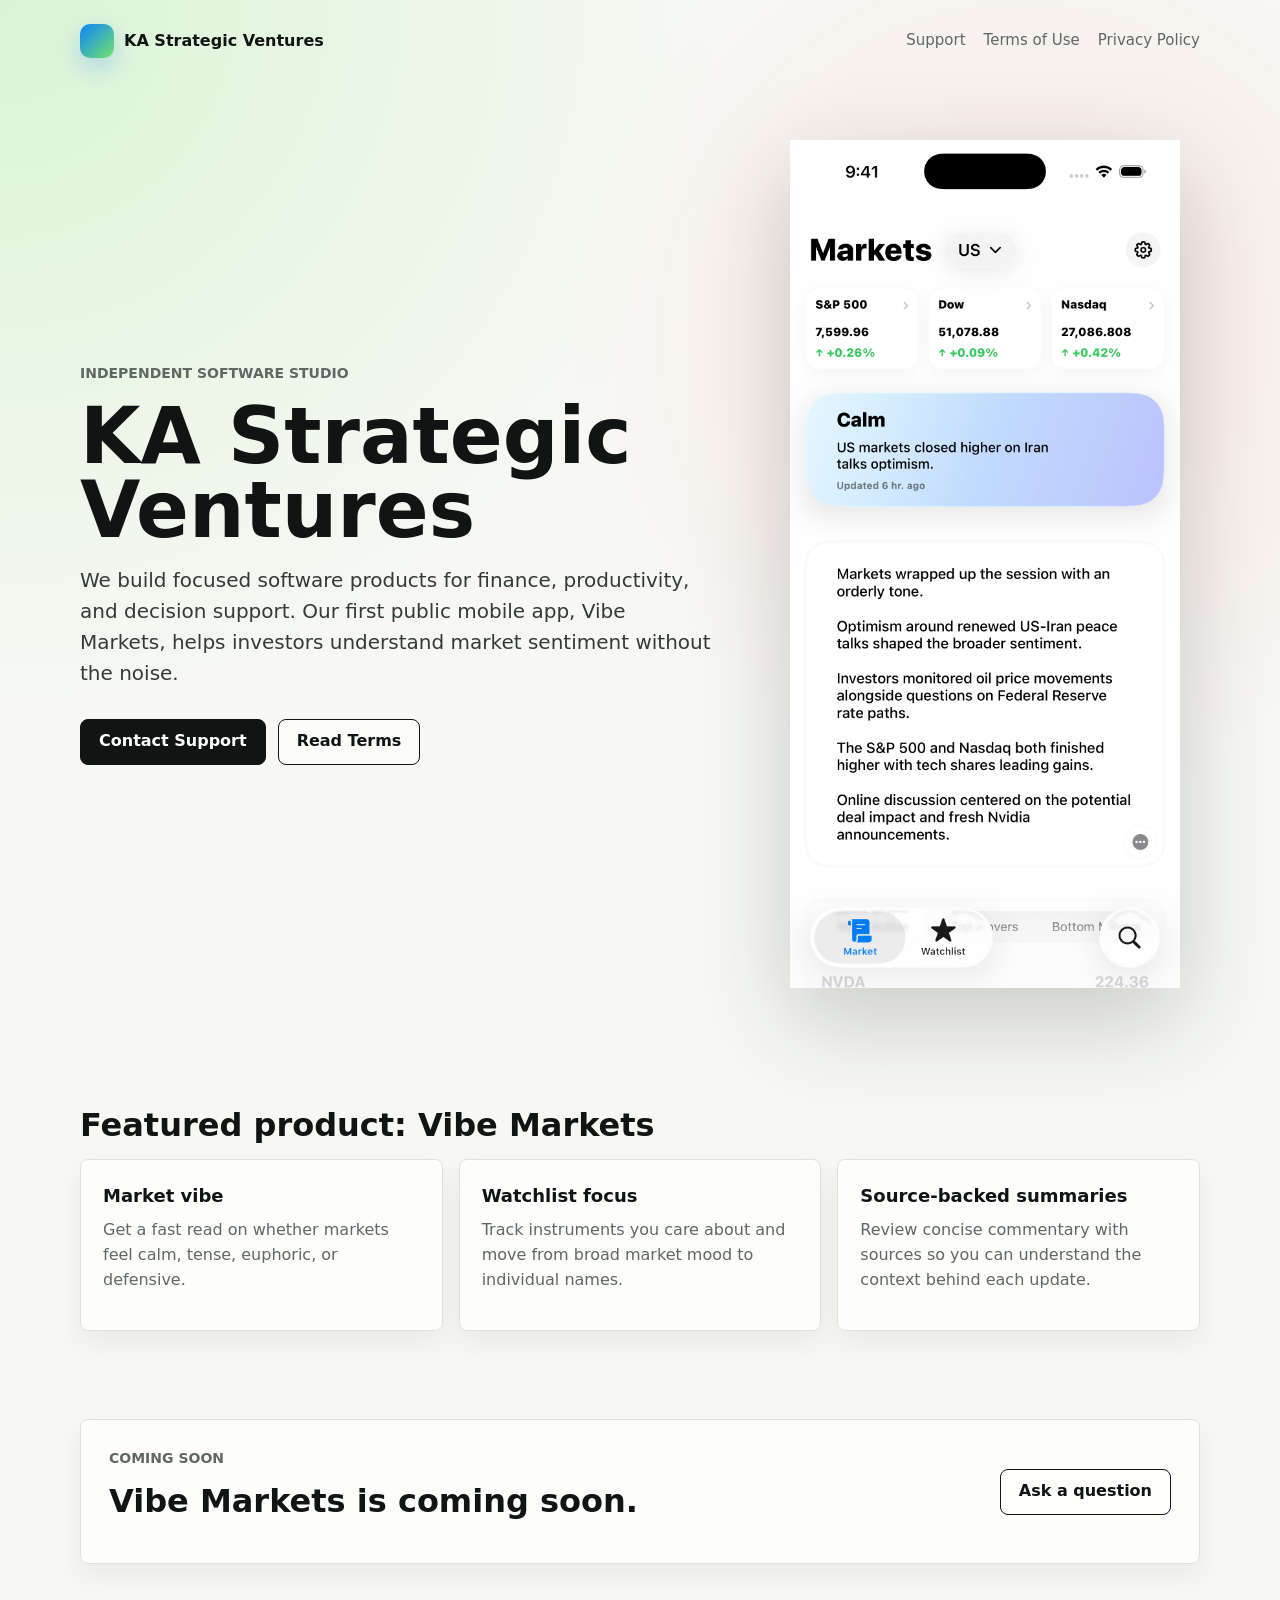
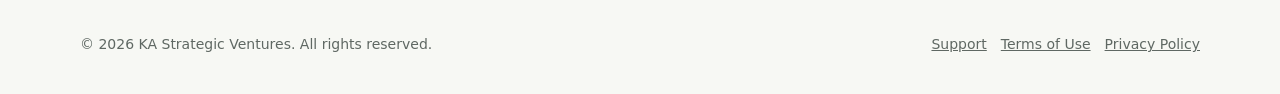
<file: index.html>
<!doctype html>
<html lang="en">
  <head>
    <meta charset="utf-8">
    <meta name="viewport" content="width=device-width, initial-scale=1">
    <title>KA Strategic Ventures | Vibe Markets</title>
    <meta name="description" content="KA Strategic Ventures builds focused software products, including Vibe Markets for market sentiment and investing context.">
    <link rel="stylesheet" href="/styles.css">
  </head>
  <body>
    <header class="site-header">
      <a class="brand" href="/">
        <span class="brand-mark" aria-hidden="true"></span>
        <span>KA Strategic Ventures</span>
      </a>
      <nav class="nav" aria-label="Primary navigation">
        <a href="/support/">Support</a>
        <a href="/terms-of-use/">Terms of Use</a>
        <a href="/privacy-policy/">Privacy Policy</a>
      </nav>
    </header>

    <main class="page">
      <section class="hero">
        <div>
          <p class="eyebrow">Independent software studio</p>
          <h1>KA Strategic Ventures</h1>
          <p class="lead">We build focused software products for finance, productivity, and decision support. Our first public mobile app, Vibe Markets, helps investors understand market sentiment without the noise.</p>
          <div class="actions">
            <a class="button" href="/support/">Contact Support</a>
            <a class="button secondary" href="/terms-of-use/">Read Terms</a>
          </div>
        </div>
        <div class="phone-wrap" aria-label="Vibe Markets app preview">
          <img class="phone-shot" src="/assets/vibe-markets-screenshot.png?v=20260601" alt="Screenshot of the Vibe Markets iPhone app showing the Markets dashboard.">
        </div>
      </section>

      <section class="section" aria-labelledby="features-title">
        <h2 id="features-title">Featured product: Vibe Markets</h2>
        <div class="feature-grid">
          <article class="feature">
            <h3>Market vibe</h3>
            <p>Get a fast read on whether markets feel calm, tense, euphoric, or defensive.</p>
          </article>
          <article class="feature">
            <h3>Watchlist focus</h3>
            <p>Track instruments you care about and move from broad market mood to individual names.</p>
          </article>
          <article class="feature">
            <h3>Source-backed summaries</h3>
            <p>Review concise commentary with sources so you can understand the context behind each update.</p>
          </article>
        </div>
      </section>

      <section class="section">
        <div class="contact-panel">
          <div>
            <p class="eyebrow">Coming soon</p>
            <h2>Vibe Markets is coming soon.</h2>
          </div>
          <a class="button secondary" href="mailto:kastrategicventures@atomicmail.io?subject=Vibe%20Markets%20Question">Ask a question</a>
        </div>
      </section>
    </main>

    <footer class="site-footer">
      <span>&copy; 2026 KA Strategic Ventures. All rights reserved.</span>
      <nav aria-label="Footer navigation">
        <a href="/support/">Support</a>
        <a href="/terms-of-use/">Terms of Use</a>
        <a href="/privacy-policy/">Privacy Policy</a>
      </nav>
    </footer>
  </body>
</html>
</file>
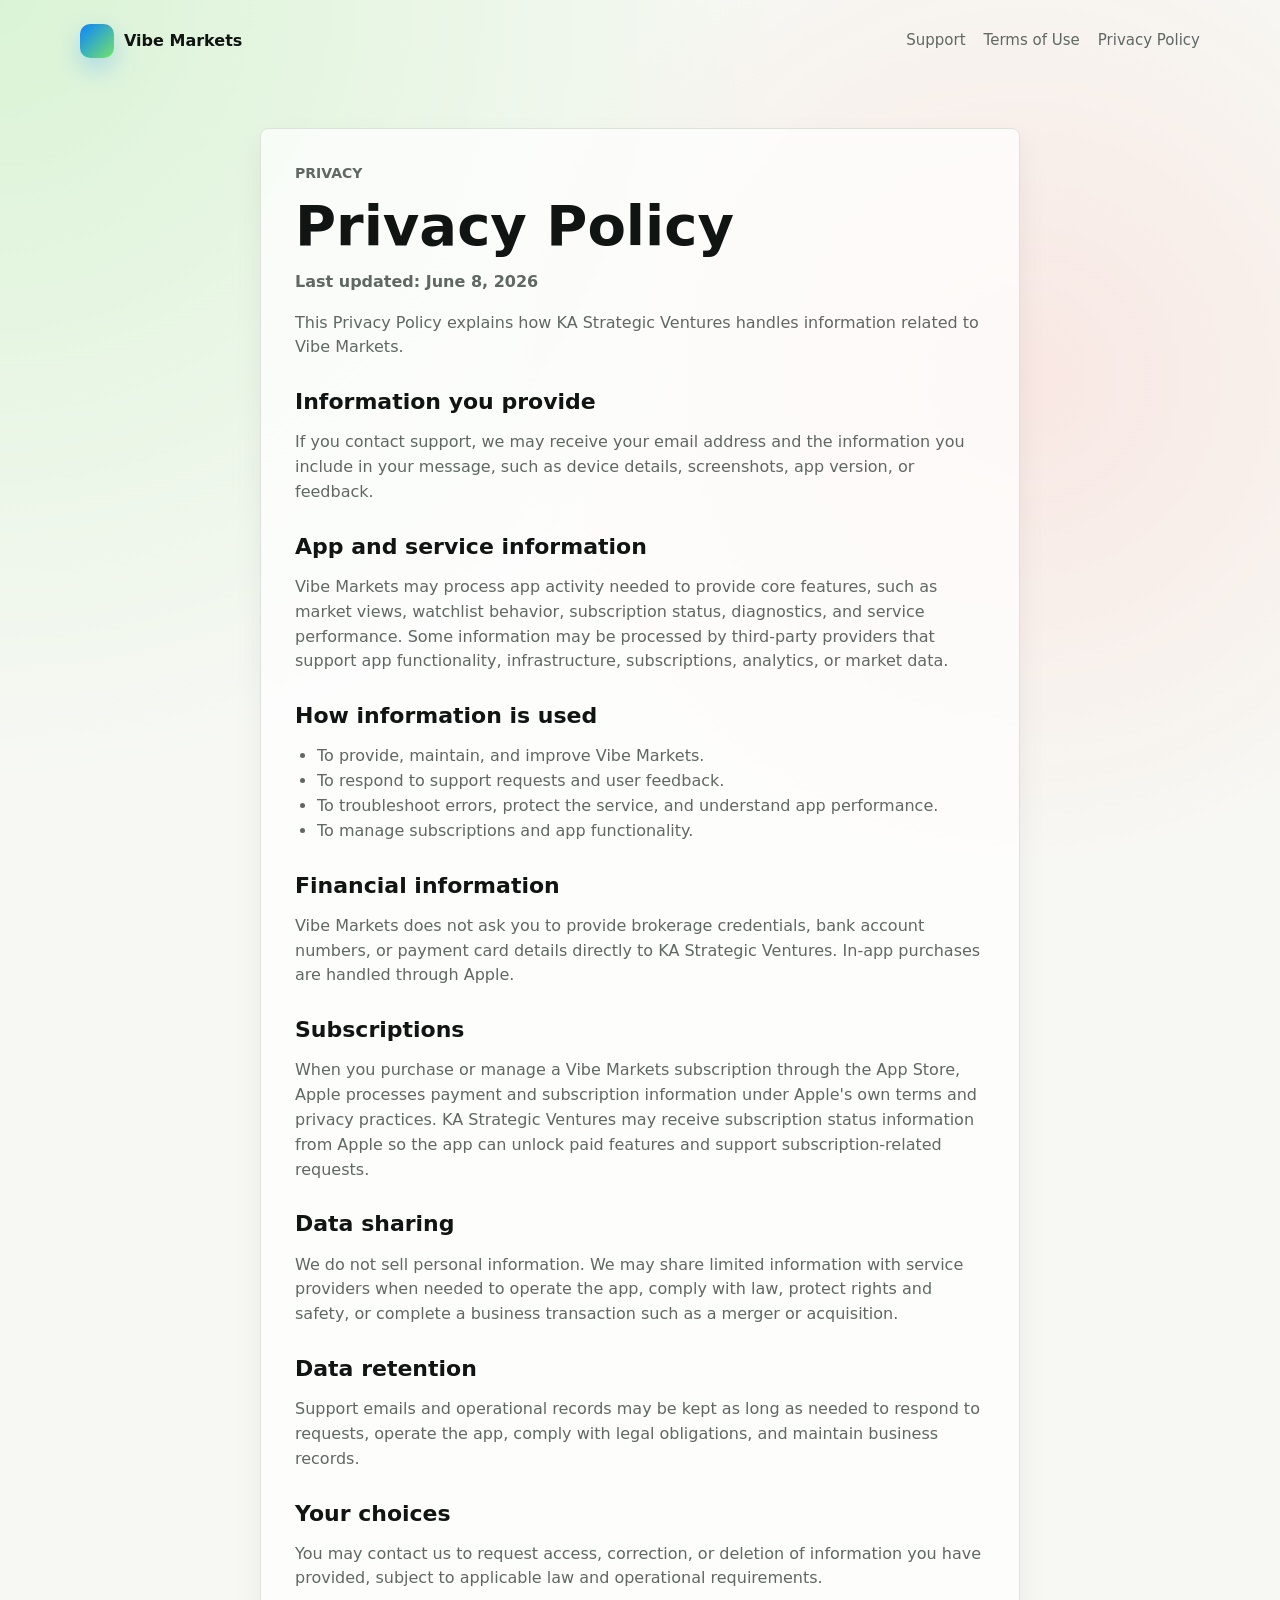
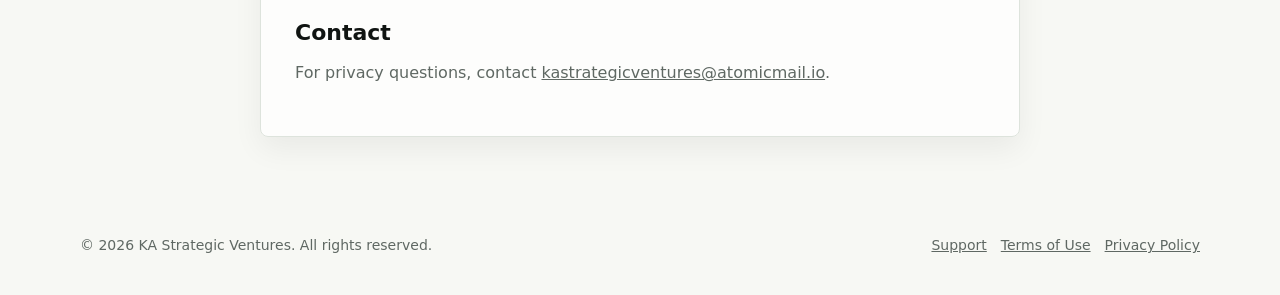
<file: privacy-policy/index.html>
<!doctype html>
<html lang="en">
  <head>
    <meta charset="utf-8">
    <meta name="viewport" content="width=device-width, initial-scale=1">
    <title>Privacy Policy | Vibe Markets</title>
    <meta name="description" content="Vibe Markets privacy policy.">
    <link rel="canonical" href="https://kastrategicventures.com/privacy-policy/">
    <link rel="stylesheet" href="/styles.css">
  </head>
  <body>
    <header class="site-header">
      <a class="brand" href="/">
        <span class="brand-mark" aria-hidden="true"></span>
        <span>Vibe Markets</span>
      </a>
      <nav class="nav" aria-label="Primary navigation">
        <a href="/support/">Support</a>
        <a href="/terms-of-use/">Terms of Use</a>
        <a href="/privacy-policy/">Privacy Policy</a>
      </nav>
    </header>

    <main class="legal-page">
      <article class="legal-card">
        <p class="eyebrow">Privacy</p>
        <h1>Privacy Policy</h1>
        <p class="updated">Last updated: June 8, 2026</p>
        <p>This Privacy Policy explains how KA Strategic Ventures handles information related to Vibe Markets.</p>

        <h2>Information you provide</h2>
        <p>If you contact support, we may receive your email address and the information you include in your message, such as device details, screenshots, app version, or feedback.</p>

        <h2>App and service information</h2>
        <p>Vibe Markets may process app activity needed to provide core features, such as market views, watchlist behavior, subscription status, diagnostics, and service performance. Some information may be processed by third-party providers that support app functionality, infrastructure, subscriptions, analytics, or market data.</p>

        <h2>How information is used</h2>
        <ul>
          <li>To provide, maintain, and improve Vibe Markets.</li>
          <li>To respond to support requests and user feedback.</li>
          <li>To troubleshoot errors, protect the service, and understand app performance.</li>
          <li>To manage subscriptions and app functionality.</li>
        </ul>

        <h2>Financial information</h2>
        <p>Vibe Markets does not ask you to provide brokerage credentials, bank account numbers, or payment card details directly to KA Strategic Ventures. In-app purchases are handled through Apple.</p>

        <h2>Subscriptions</h2>
        <p>When you purchase or manage a Vibe Markets subscription through the App Store, Apple processes payment and subscription information under Apple's own terms and privacy practices. KA Strategic Ventures may receive subscription status information from Apple so the app can unlock paid features and support subscription-related requests.</p>

        <h2>Data sharing</h2>
        <p>We do not sell personal information. We may share limited information with service providers when needed to operate the app, comply with law, protect rights and safety, or complete a business transaction such as a merger or acquisition.</p>

        <h2>Data retention</h2>
        <p>Support emails and operational records may be kept as long as needed to respond to requests, operate the app, comply with legal obligations, and maintain business records.</p>

        <h2>Your choices</h2>
        <p>You may contact us to request access, correction, or deletion of information you have provided, subject to applicable law and operational requirements.</p>

        <h2>Contact</h2>
        <p>For privacy questions, contact <a href="mailto:kastrategicventures@atomicmail.io?subject=Vibe%20Markets%20Privacy">kastrategicventures@atomicmail.io</a>.</p>
      </article>
    </main>

    <footer class="site-footer">
      <span>&copy; 2026 KA Strategic Ventures. All rights reserved.</span>
      <nav aria-label="Footer navigation">
        <a href="/support/">Support</a>
        <a href="/terms-of-use/">Terms of Use</a>
        <a href="/privacy-policy/">Privacy Policy</a>
      </nav>
    </footer>
  </body>
</html>
</file>
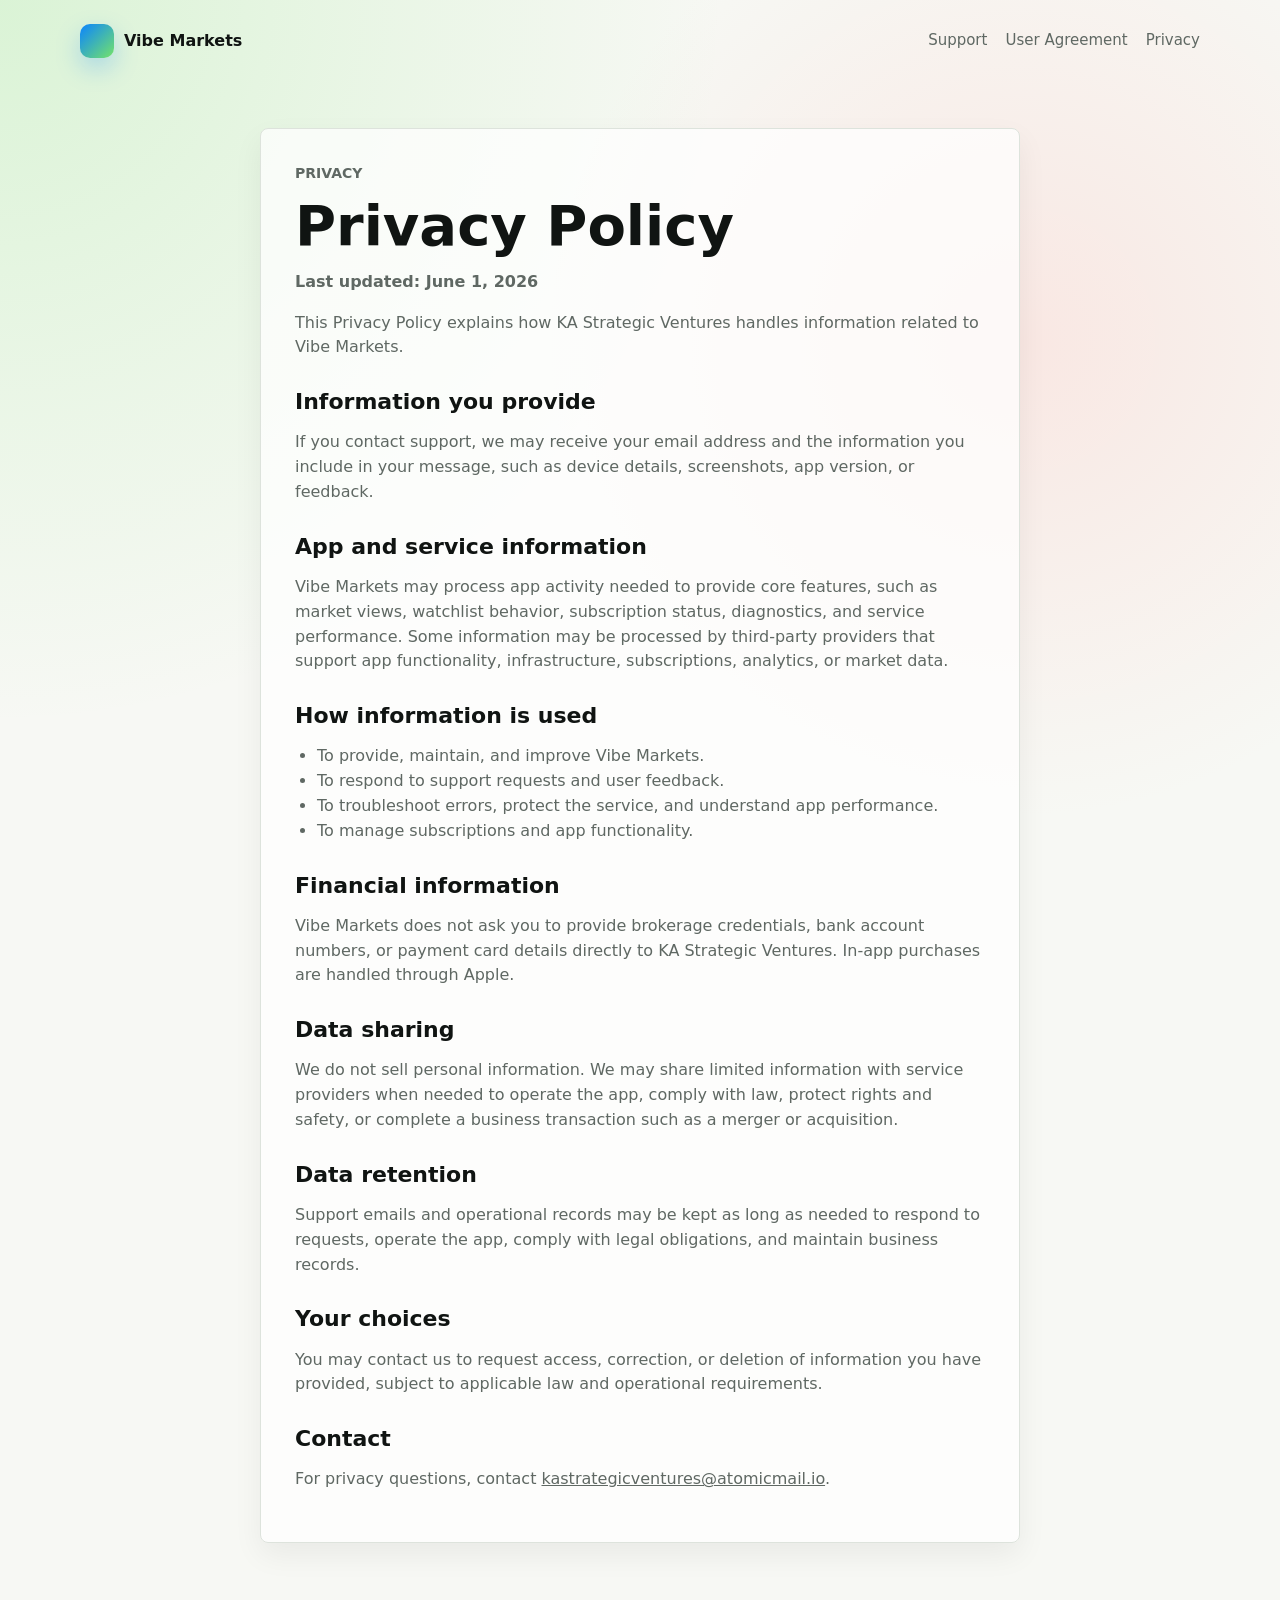
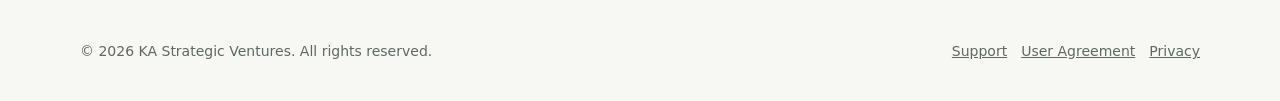
<file: privacy/index.html>
<!doctype html>
<html lang="en">
  <head>
    <meta charset="utf-8">
    <meta name="viewport" content="width=device-width, initial-scale=1">
    <title>Privacy Policy | Vibe Markets</title>
    <meta name="description" content="Vibe Markets privacy policy.">
    <link rel="stylesheet" href="/styles.css">
  </head>
  <body>
    <header class="site-header">
      <a class="brand" href="/">
        <span class="brand-mark" aria-hidden="true"></span>
        <span>Vibe Markets</span>
      </a>
      <nav class="nav" aria-label="Primary navigation">
        <a href="/support/">Support</a>
        <a href="/user-agreement/">User Agreement</a>
        <a href="/privacy/">Privacy</a>
      </nav>
    </header>

    <main class="legal-page">
      <article class="legal-card">
        <p class="eyebrow">Privacy</p>
        <h1>Privacy Policy</h1>
        <p class="updated">Last updated: June 1, 2026</p>
        <p>This Privacy Policy explains how KA Strategic Ventures handles information related to Vibe Markets.</p>

        <h2>Information you provide</h2>
        <p>If you contact support, we may receive your email address and the information you include in your message, such as device details, screenshots, app version, or feedback.</p>

        <h2>App and service information</h2>
        <p>Vibe Markets may process app activity needed to provide core features, such as market views, watchlist behavior, subscription status, diagnostics, and service performance. Some information may be processed by third-party providers that support app functionality, infrastructure, subscriptions, analytics, or market data.</p>

        <h2>How information is used</h2>
        <ul>
          <li>To provide, maintain, and improve Vibe Markets.</li>
          <li>To respond to support requests and user feedback.</li>
          <li>To troubleshoot errors, protect the service, and understand app performance.</li>
          <li>To manage subscriptions and app functionality.</li>
        </ul>

        <h2>Financial information</h2>
        <p>Vibe Markets does not ask you to provide brokerage credentials, bank account numbers, or payment card details directly to KA Strategic Ventures. In-app purchases are handled through Apple.</p>

        <h2>Data sharing</h2>
        <p>We do not sell personal information. We may share limited information with service providers when needed to operate the app, comply with law, protect rights and safety, or complete a business transaction such as a merger or acquisition.</p>

        <h2>Data retention</h2>
        <p>Support emails and operational records may be kept as long as needed to respond to requests, operate the app, comply with legal obligations, and maintain business records.</p>

        <h2>Your choices</h2>
        <p>You may contact us to request access, correction, or deletion of information you have provided, subject to applicable law and operational requirements.</p>

        <h2>Contact</h2>
        <p>For privacy questions, contact <a href="mailto:kastrategicventures@atomicmail.io?subject=Vibe%20Markets%20Privacy">kastrategicventures@atomicmail.io</a>.</p>
      </article>
    </main>

    <footer class="site-footer">
      <span>&copy; 2026 KA Strategic Ventures. All rights reserved.</span>
      <nav aria-label="Footer navigation">
        <a href="/support/">Support</a>
        <a href="/user-agreement/">User Agreement</a>
        <a href="/privacy/">Privacy</a>
      </nav>
    </footer>
  </body>
</html>
</file>
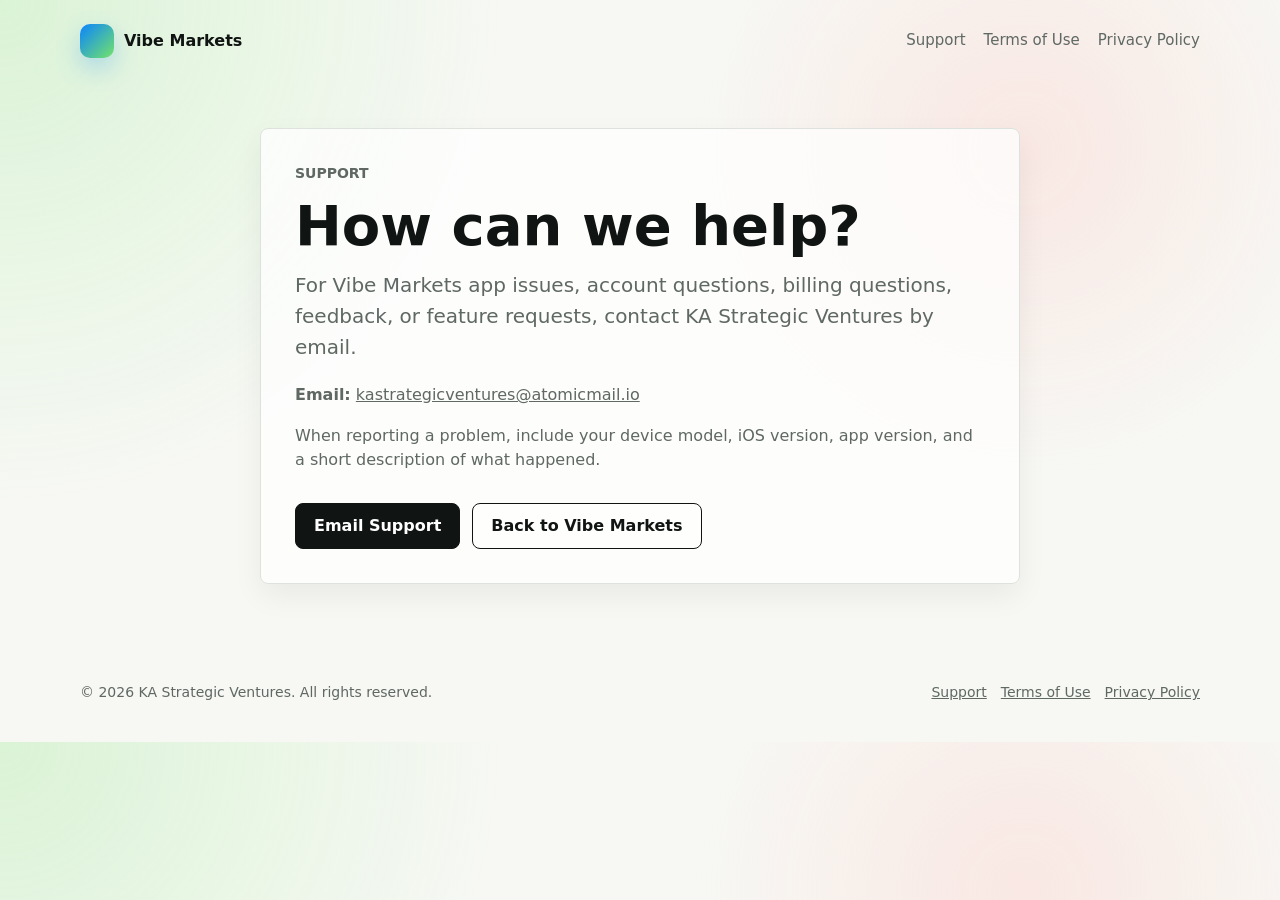
<file: support/index.html>
<!doctype html>
<html lang="en">
  <head>
    <meta charset="utf-8">
    <meta name="viewport" content="width=device-width, initial-scale=1">
    <title>Support | Vibe Markets</title>
    <meta name="description" content="Contact Vibe Markets support for app issues, feedback, and feature requests.">
    <link rel="stylesheet" href="/styles.css">
  </head>
  <body>
    <header class="site-header">
      <a class="brand" href="/">
        <span class="brand-mark" aria-hidden="true"></span>
        <span>Vibe Markets</span>
      </a>
      <nav class="nav" aria-label="Primary navigation">
        <a href="/support/">Support</a>
        <a href="/terms-of-use/">Terms of Use</a>
        <a href="/privacy-policy/">Privacy Policy</a>
      </nav>
    </header>

    <main class="legal-page">
      <article class="legal-card">
        <p class="eyebrow">Support</p>
        <h1>How can we help?</h1>
        <p class="lead">For Vibe Markets app issues, account questions, billing questions, feedback, or feature requests, contact KA Strategic Ventures by email.</p>
        <p><strong>Email:</strong> <a href="mailto:kastrategicventures@atomicmail.io?subject=Vibe%20Markets%20Support">kastrategicventures@atomicmail.io</a></p>
        <p>When reporting a problem, include your device model, iOS version, app version, and a short description of what happened.</p>
        <div class="actions">
          <a class="button" href="mailto:kastrategicventures@atomicmail.io?subject=Vibe%20Markets%20Support">Email Support</a>
          <a class="button secondary" href="/">Back to Vibe Markets</a>
        </div>
      </article>
    </main>

    <footer class="site-footer">
      <span>&copy; 2026 KA Strategic Ventures. All rights reserved.</span>
      <nav aria-label="Footer navigation">
        <a href="/support/">Support</a>
        <a href="/terms-of-use/">Terms of Use</a>
        <a href="/privacy-policy/">Privacy Policy</a>
      </nav>
    </footer>
  </body>
</html>
</file>
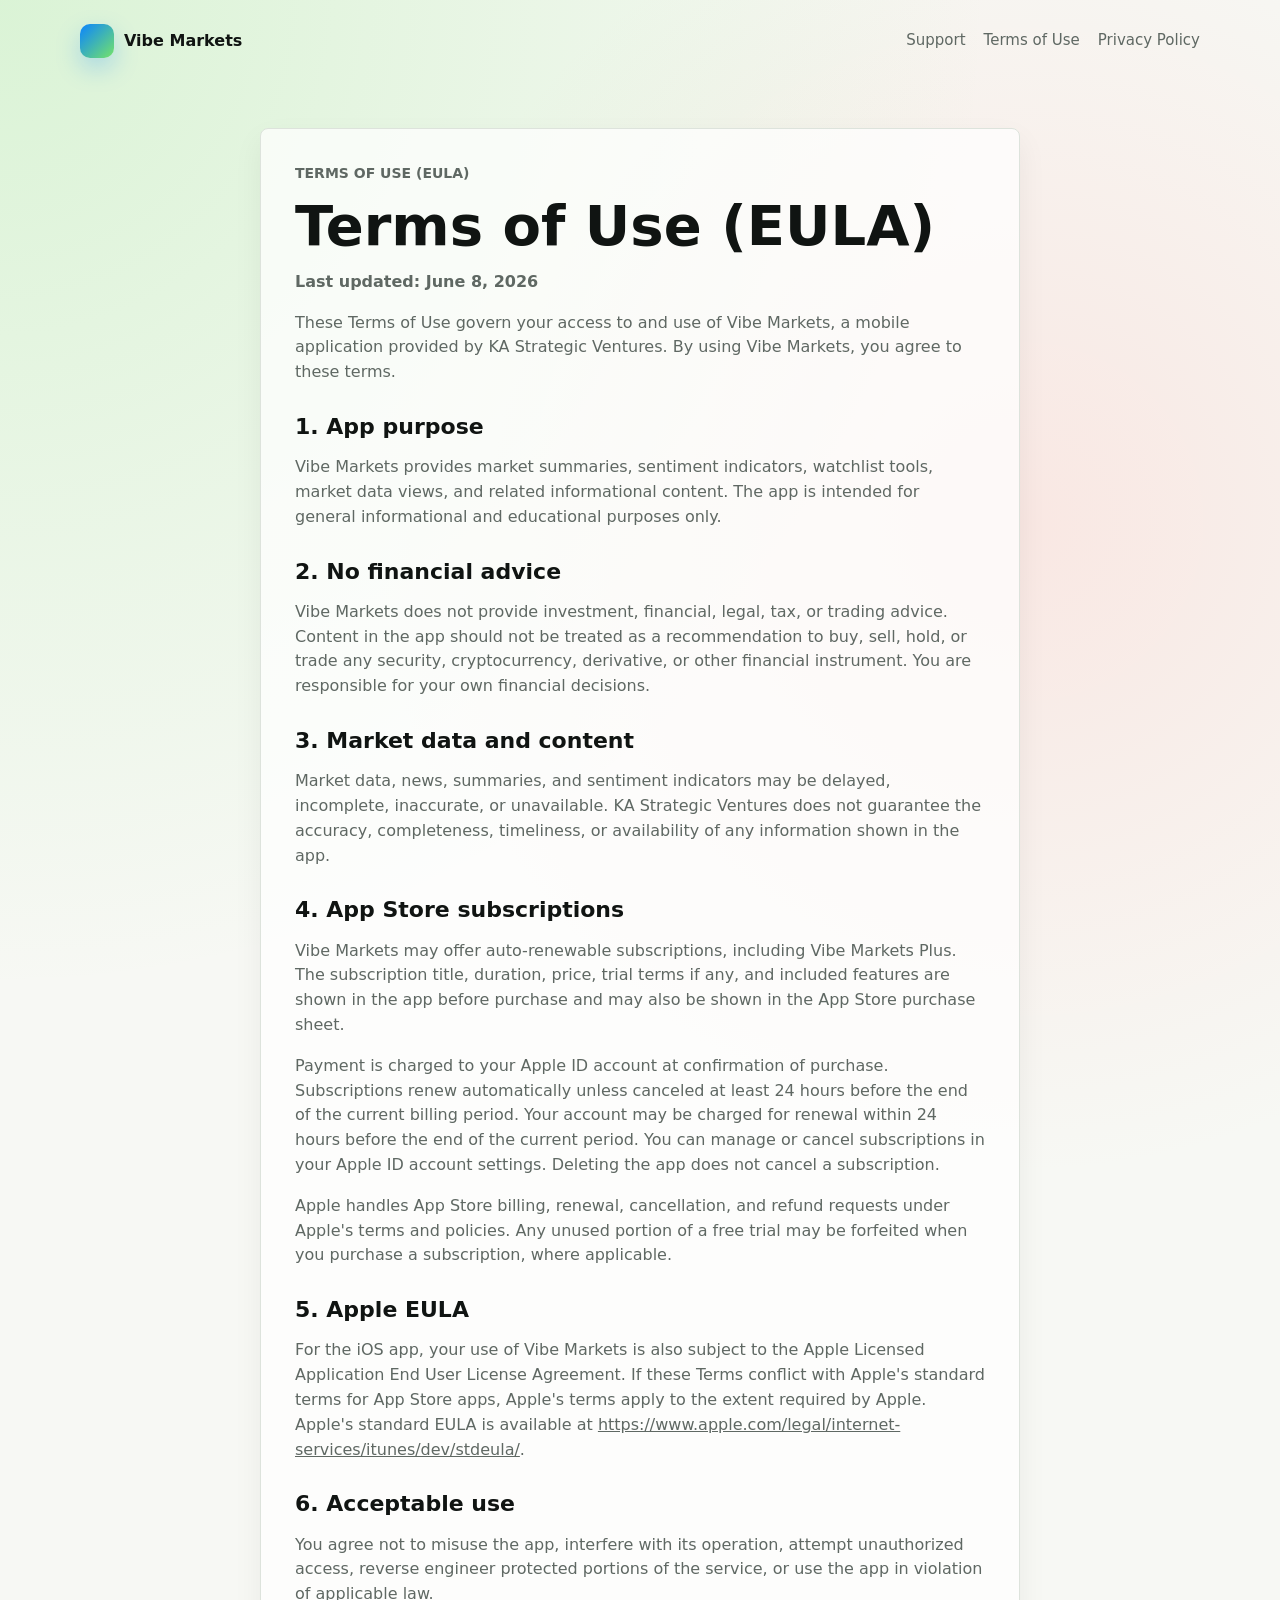
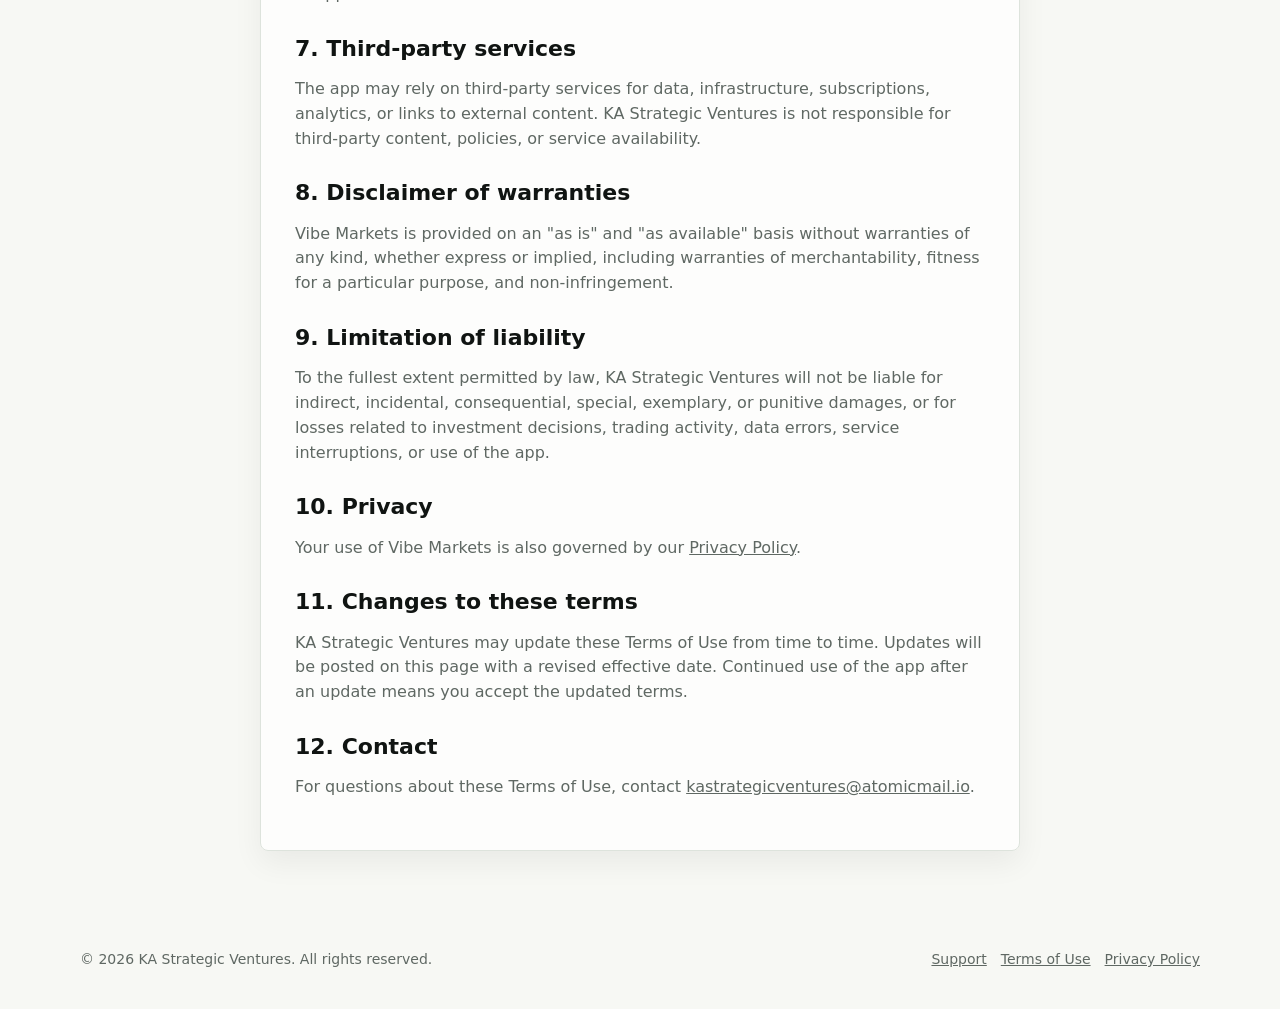
<file: terms-of-use/index.html>
<!doctype html>
<html lang="en">
  <head>
    <meta charset="utf-8">
    <meta name="viewport" content="width=device-width, initial-scale=1">
    <title>Terms of Use (EULA) | Vibe Markets</title>
    <meta name="description" content="Vibe Markets terms of use, EULA, and subscription terms.">
    <link rel="canonical" href="https://kastrategicventures.com/terms-of-use/">
    <link rel="stylesheet" href="/styles.css">
  </head>
  <body>
    <header class="site-header">
      <a class="brand" href="/">
        <span class="brand-mark" aria-hidden="true"></span>
        <span>Vibe Markets</span>
      </a>
      <nav class="nav" aria-label="Primary navigation">
        <a href="/support/">Support</a>
        <a href="/terms-of-use/">Terms of Use</a>
        <a href="/privacy-policy/">Privacy Policy</a>
      </nav>
    </header>

    <main class="legal-page">
      <article class="legal-card">
        <p class="eyebrow">Terms of Use (EULA)</p>
        <h1>Terms of Use (EULA)</h1>
        <p class="updated">Last updated: June 8, 2026</p>
        <p>These Terms of Use govern your access to and use of Vibe Markets, a mobile application provided by KA Strategic Ventures. By using Vibe Markets, you agree to these terms.</p>

        <h2>1. App purpose</h2>
        <p>Vibe Markets provides market summaries, sentiment indicators, watchlist tools, market data views, and related informational content. The app is intended for general informational and educational purposes only.</p>

        <h2>2. No financial advice</h2>
        <p>Vibe Markets does not provide investment, financial, legal, tax, or trading advice. Content in the app should not be treated as a recommendation to buy, sell, hold, or trade any security, cryptocurrency, derivative, or other financial instrument. You are responsible for your own financial decisions.</p>

        <h2>3. Market data and content</h2>
        <p>Market data, news, summaries, and sentiment indicators may be delayed, incomplete, inaccurate, or unavailable. KA Strategic Ventures does not guarantee the accuracy, completeness, timeliness, or availability of any information shown in the app.</p>

        <h2>4. App Store subscriptions</h2>
        <p>Vibe Markets may offer auto-renewable subscriptions, including Vibe Markets Plus. The subscription title, duration, price, trial terms if any, and included features are shown in the app before purchase and may also be shown in the App Store purchase sheet.</p>
        <p>Payment is charged to your Apple ID account at confirmation of purchase. Subscriptions renew automatically unless canceled at least 24 hours before the end of the current billing period. Your account may be charged for renewal within 24 hours before the end of the current period. You can manage or cancel subscriptions in your Apple ID account settings. Deleting the app does not cancel a subscription.</p>
        <p>Apple handles App Store billing, renewal, cancellation, and refund requests under Apple's terms and policies. Any unused portion of a free trial may be forfeited when you purchase a subscription, where applicable.</p>

        <h2>5. Apple EULA</h2>
        <p>For the iOS app, your use of Vibe Markets is also subject to the Apple Licensed Application End User License Agreement. If these Terms conflict with Apple's standard terms for App Store apps, Apple's terms apply to the extent required by Apple. Apple's standard EULA is available at <a href="https://www.apple.com/legal/internet-services/itunes/dev/stdeula/">https://www.apple.com/legal/internet-services/itunes/dev/stdeula/</a>.</p>

        <h2>6. Acceptable use</h2>
        <p>You agree not to misuse the app, interfere with its operation, attempt unauthorized access, reverse engineer protected portions of the service, or use the app in violation of applicable law.</p>

        <h2>7. Third-party services</h2>
        <p>The app may rely on third-party services for data, infrastructure, subscriptions, analytics, or links to external content. KA Strategic Ventures is not responsible for third-party content, policies, or service availability.</p>

        <h2>8. Disclaimer of warranties</h2>
        <p>Vibe Markets is provided on an "as is" and "as available" basis without warranties of any kind, whether express or implied, including warranties of merchantability, fitness for a particular purpose, and non-infringement.</p>

        <h2>9. Limitation of liability</h2>
        <p>To the fullest extent permitted by law, KA Strategic Ventures will not be liable for indirect, incidental, consequential, special, exemplary, or punitive damages, or for losses related to investment decisions, trading activity, data errors, service interruptions, or use of the app.</p>

        <h2>10. Privacy</h2>
        <p>Your use of Vibe Markets is also governed by our <a href="/privacy-policy/">Privacy Policy</a>.</p>

        <h2>11. Changes to these terms</h2>
        <p>KA Strategic Ventures may update these Terms of Use from time to time. Updates will be posted on this page with a revised effective date. Continued use of the app after an update means you accept the updated terms.</p>

        <h2>12. Contact</h2>
        <p>For questions about these Terms of Use, contact <a href="mailto:kastrategicventures@atomicmail.io?subject=Vibe%20Markets%20Terms%20of%20Use">kastrategicventures@atomicmail.io</a>.</p>
      </article>
    </main>

    <footer class="site-footer">
      <span>&copy; 2026 KA Strategic Ventures. All rights reserved.</span>
      <nav aria-label="Footer navigation">
        <a href="/support/">Support</a>
        <a href="/terms-of-use/">Terms of Use</a>
        <a href="/privacy-policy/">Privacy Policy</a>
      </nav>
    </footer>
  </body>
</html>
</file>
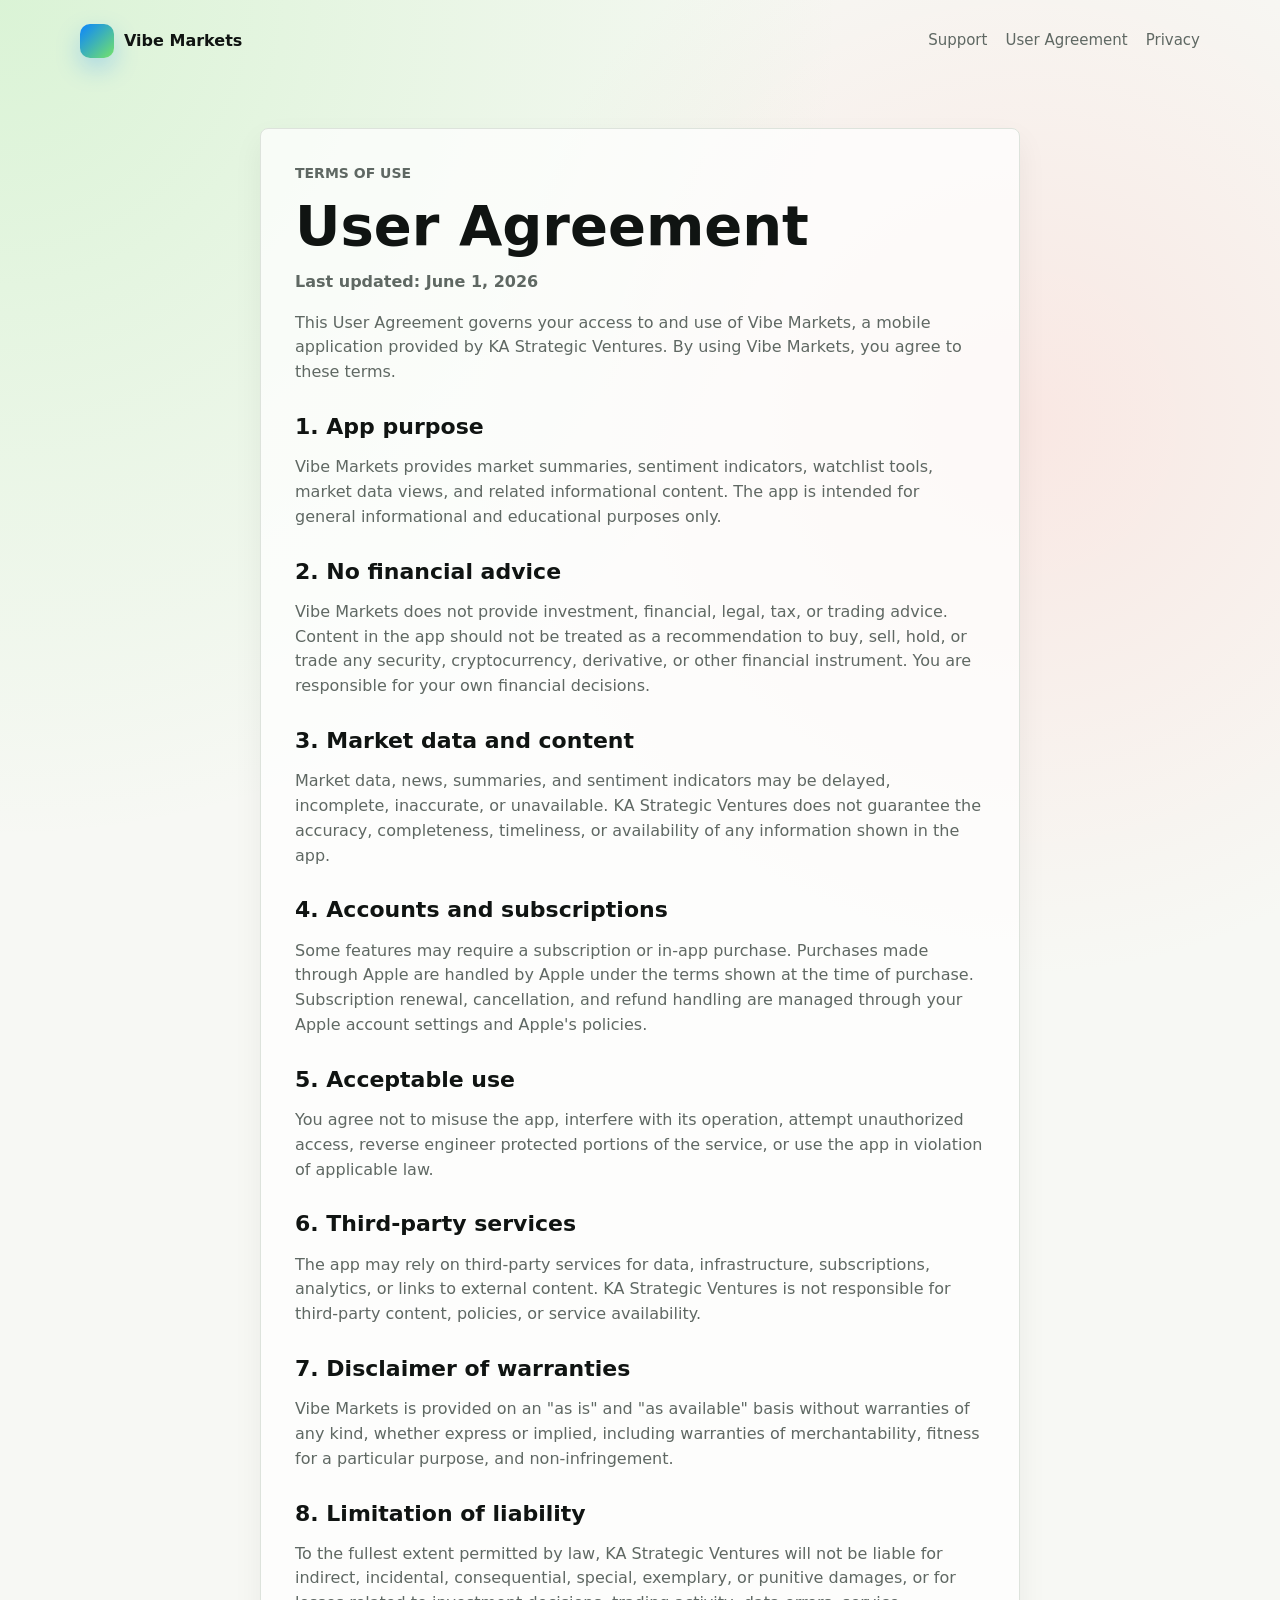
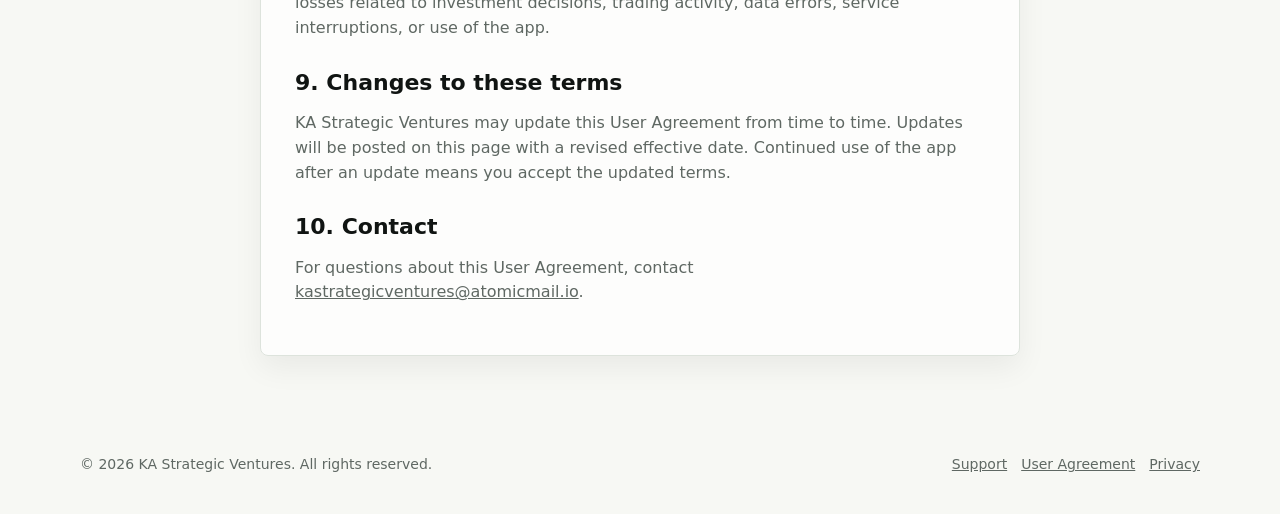
<file: user-agreement/index.html>
<!doctype html>
<html lang="en">
  <head>
    <meta charset="utf-8">
    <meta name="viewport" content="width=device-width, initial-scale=1">
    <title>User Agreement | Vibe Markets</title>
    <meta name="description" content="Vibe Markets user agreement and terms of use.">
    <link rel="stylesheet" href="/styles.css">
  </head>
  <body>
    <header class="site-header">
      <a class="brand" href="/">
        <span class="brand-mark" aria-hidden="true"></span>
        <span>Vibe Markets</span>
      </a>
      <nav class="nav" aria-label="Primary navigation">
        <a href="/support/">Support</a>
        <a href="/user-agreement/">User Agreement</a>
        <a href="/privacy/">Privacy</a>
      </nav>
    </header>

    <main class="legal-page">
      <article class="legal-card">
        <p class="eyebrow">Terms of use</p>
        <h1>User Agreement</h1>
        <p class="updated">Last updated: June 1, 2026</p>
        <p>This User Agreement governs your access to and use of Vibe Markets, a mobile application provided by KA Strategic Ventures. By using Vibe Markets, you agree to these terms.</p>

        <h2>1. App purpose</h2>
        <p>Vibe Markets provides market summaries, sentiment indicators, watchlist tools, market data views, and related informational content. The app is intended for general informational and educational purposes only.</p>

        <h2>2. No financial advice</h2>
        <p>Vibe Markets does not provide investment, financial, legal, tax, or trading advice. Content in the app should not be treated as a recommendation to buy, sell, hold, or trade any security, cryptocurrency, derivative, or other financial instrument. You are responsible for your own financial decisions.</p>

        <h2>3. Market data and content</h2>
        <p>Market data, news, summaries, and sentiment indicators may be delayed, incomplete, inaccurate, or unavailable. KA Strategic Ventures does not guarantee the accuracy, completeness, timeliness, or availability of any information shown in the app.</p>

        <h2>4. Accounts and subscriptions</h2>
        <p>Some features may require a subscription or in-app purchase. Purchases made through Apple are handled by Apple under the terms shown at the time of purchase. Subscription renewal, cancellation, and refund handling are managed through your Apple account settings and Apple's policies.</p>

        <h2>5. Acceptable use</h2>
        <p>You agree not to misuse the app, interfere with its operation, attempt unauthorized access, reverse engineer protected portions of the service, or use the app in violation of applicable law.</p>

        <h2>6. Third-party services</h2>
        <p>The app may rely on third-party services for data, infrastructure, subscriptions, analytics, or links to external content. KA Strategic Ventures is not responsible for third-party content, policies, or service availability.</p>

        <h2>7. Disclaimer of warranties</h2>
        <p>Vibe Markets is provided on an "as is" and "as available" basis without warranties of any kind, whether express or implied, including warranties of merchantability, fitness for a particular purpose, and non-infringement.</p>

        <h2>8. Limitation of liability</h2>
        <p>To the fullest extent permitted by law, KA Strategic Ventures will not be liable for indirect, incidental, consequential, special, exemplary, or punitive damages, or for losses related to investment decisions, trading activity, data errors, service interruptions, or use of the app.</p>

        <h2>9. Changes to these terms</h2>
        <p>KA Strategic Ventures may update this User Agreement from time to time. Updates will be posted on this page with a revised effective date. Continued use of the app after an update means you accept the updated terms.</p>

        <h2>10. Contact</h2>
        <p>For questions about this User Agreement, contact <a href="mailto:kastrategicventures@atomicmail.io?subject=Vibe%20Markets%20User%20Agreement">kastrategicventures@atomicmail.io</a>.</p>
      </article>
    </main>

    <footer class="site-footer">
      <span>&copy; 2026 KA Strategic Ventures. All rights reserved.</span>
      <nav aria-label="Footer navigation">
        <a href="/support/">Support</a>
        <a href="/user-agreement/">User Agreement</a>
        <a href="/privacy/">Privacy</a>
      </nav>
    </footer>
  </body>
</html>
</file>
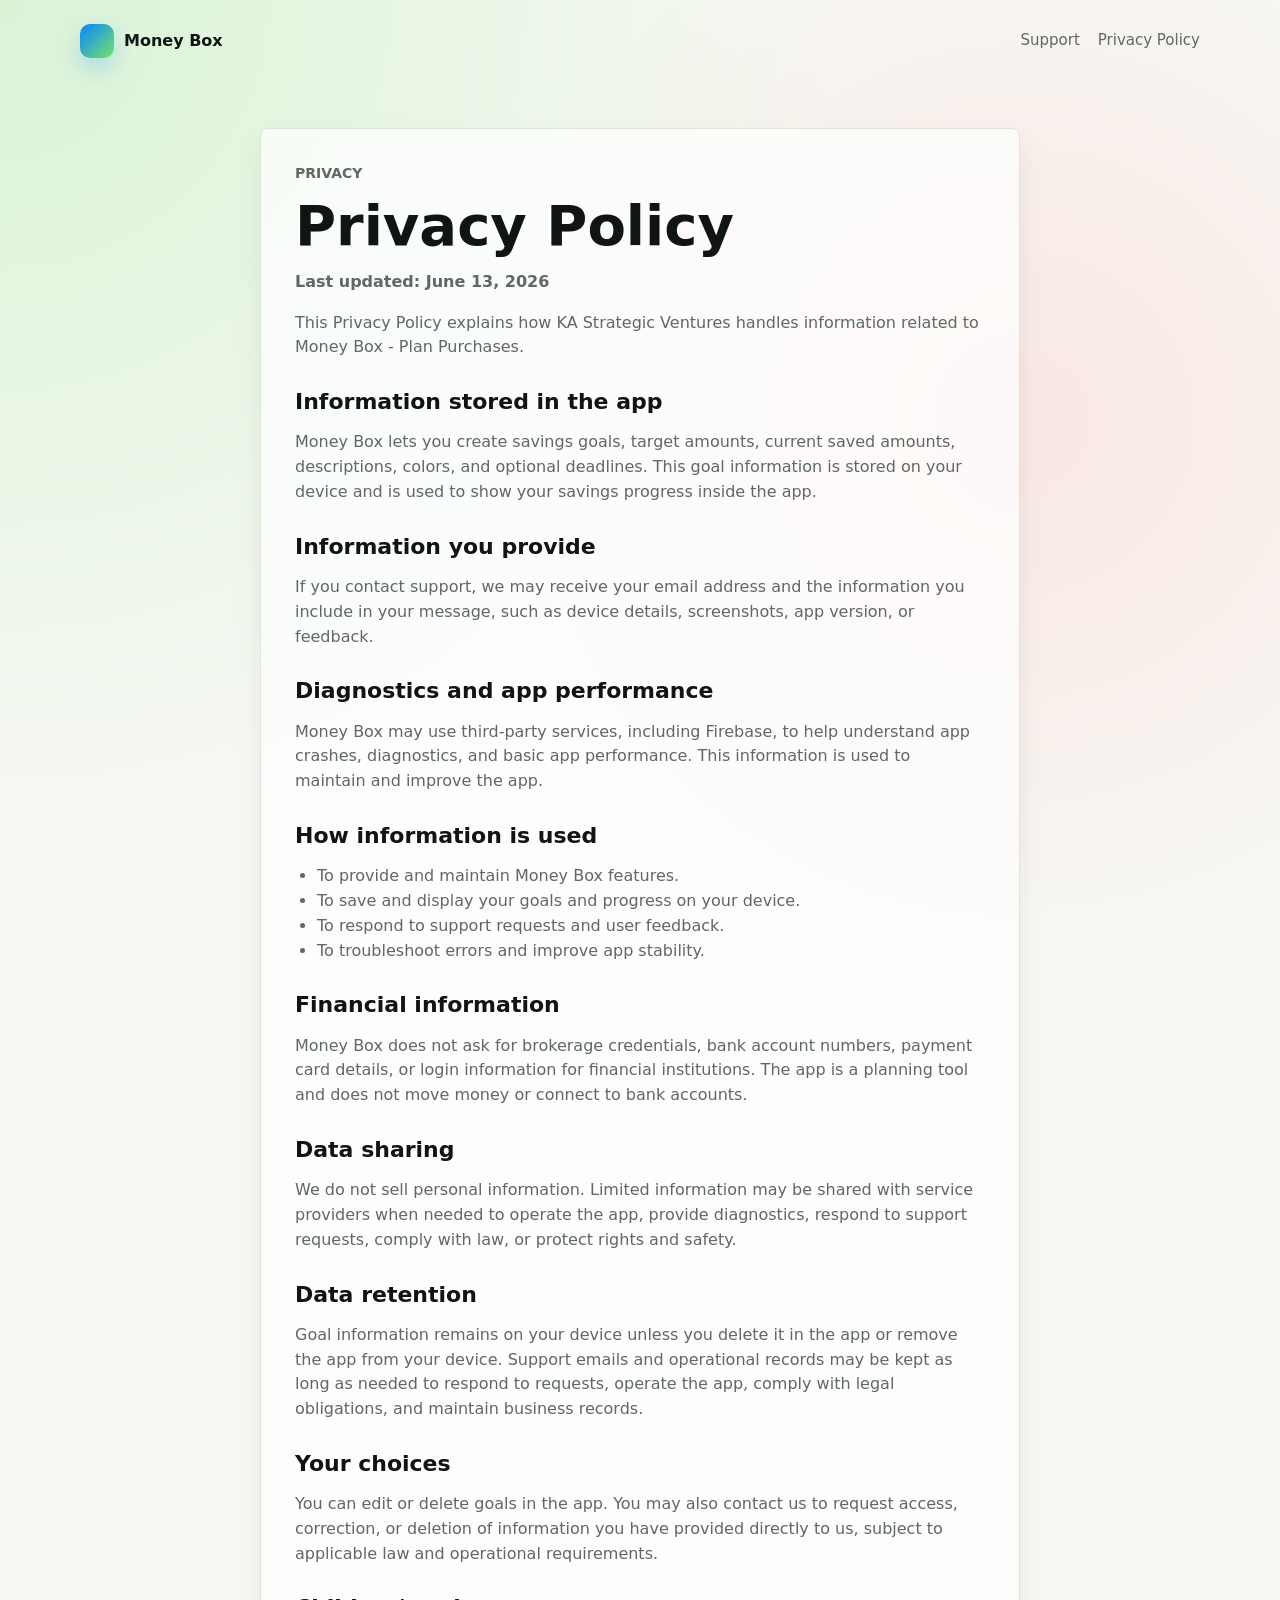
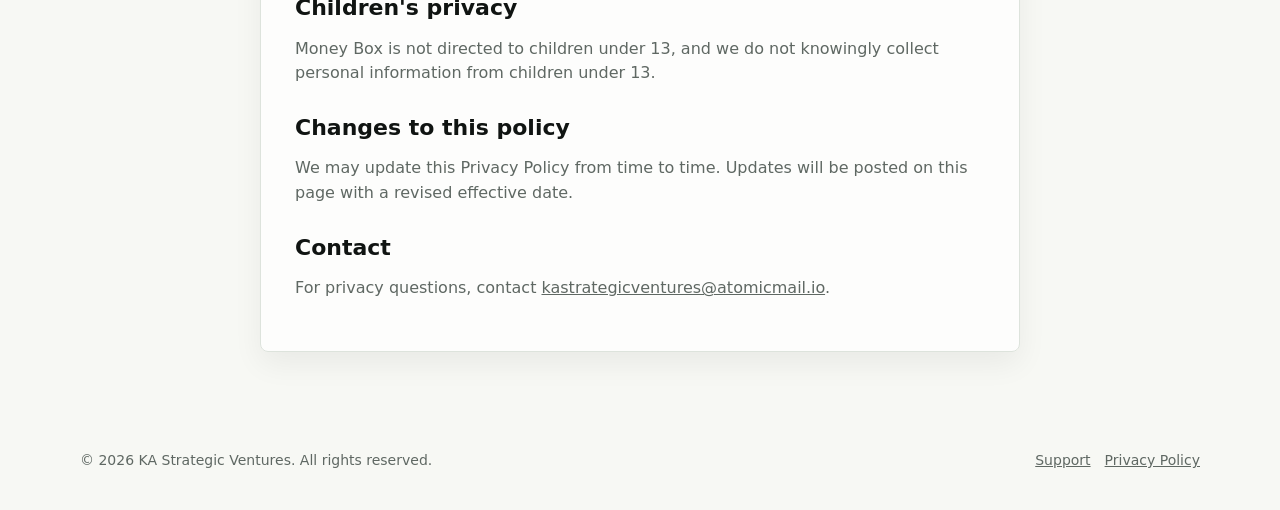
<file: money-box/privacy-policy/index.html>
<!doctype html>
<html lang="en">
  <head>
    <meta charset="utf-8">
    <meta name="viewport" content="width=device-width, initial-scale=1">
    <title>Privacy Policy | Money Box</title>
    <meta name="description" content="Money Box privacy policy.">
    <link rel="canonical" href="https://kastrategicventures.com/money-box/privacy-policy/">
    <link rel="stylesheet" href="/styles.css">
  </head>
  <body>
    <header class="site-header">
      <a class="brand" href="/">
        <span class="brand-mark" aria-hidden="true"></span>
        <span>Money Box</span>
      </a>
      <nav class="nav" aria-label="Primary navigation">
        <a href="/support/">Support</a>
        <a href="/money-box/privacy-policy/">Privacy Policy</a>
      </nav>
    </header>

    <main class="legal-page">
      <article class="legal-card">
        <p class="eyebrow">Privacy</p>
        <h1>Privacy Policy</h1>
        <p class="updated">Last updated: June 13, 2026</p>
        <p>This Privacy Policy explains how KA Strategic Ventures handles information related to Money Box - Plan Purchases.</p>

        <h2>Information stored in the app</h2>
        <p>Money Box lets you create savings goals, target amounts, current saved amounts, descriptions, colors, and optional deadlines. This goal information is stored on your device and is used to show your savings progress inside the app.</p>

        <h2>Information you provide</h2>
        <p>If you contact support, we may receive your email address and the information you include in your message, such as device details, screenshots, app version, or feedback.</p>

        <h2>Diagnostics and app performance</h2>
        <p>Money Box may use third-party services, including Firebase, to help understand app crashes, diagnostics, and basic app performance. This information is used to maintain and improve the app.</p>

        <h2>How information is used</h2>
        <ul>
          <li>To provide and maintain Money Box features.</li>
          <li>To save and display your goals and progress on your device.</li>
          <li>To respond to support requests and user feedback.</li>
          <li>To troubleshoot errors and improve app stability.</li>
        </ul>

        <h2>Financial information</h2>
        <p>Money Box does not ask for brokerage credentials, bank account numbers, payment card details, or login information for financial institutions. The app is a planning tool and does not move money or connect to bank accounts.</p>

        <h2>Data sharing</h2>
        <p>We do not sell personal information. Limited information may be shared with service providers when needed to operate the app, provide diagnostics, respond to support requests, comply with law, or protect rights and safety.</p>

        <h2>Data retention</h2>
        <p>Goal information remains on your device unless you delete it in the app or remove the app from your device. Support emails and operational records may be kept as long as needed to respond to requests, operate the app, comply with legal obligations, and maintain business records.</p>

        <h2>Your choices</h2>
        <p>You can edit or delete goals in the app. You may also contact us to request access, correction, or deletion of information you have provided directly to us, subject to applicable law and operational requirements.</p>

        <h2>Children's privacy</h2>
        <p>Money Box is not directed to children under 13, and we do not knowingly collect personal information from children under 13.</p>

        <h2>Changes to this policy</h2>
        <p>We may update this Privacy Policy from time to time. Updates will be posted on this page with a revised effective date.</p>

        <h2>Contact</h2>
        <p>For privacy questions, contact <a href="mailto:kastrategicventures@atomicmail.io?subject=Money%20Box%20Privacy">kastrategicventures@atomicmail.io</a>.</p>
      </article>
    </main>

    <footer class="site-footer">
      <span>&copy; 2026 KA Strategic Ventures. All rights reserved.</span>
      <nav aria-label="Footer navigation">
        <a href="/support/">Support</a>
        <a href="/money-box/privacy-policy/">Privacy Policy</a>
      </nav>
    </footer>
  </body>
</html>
</file>
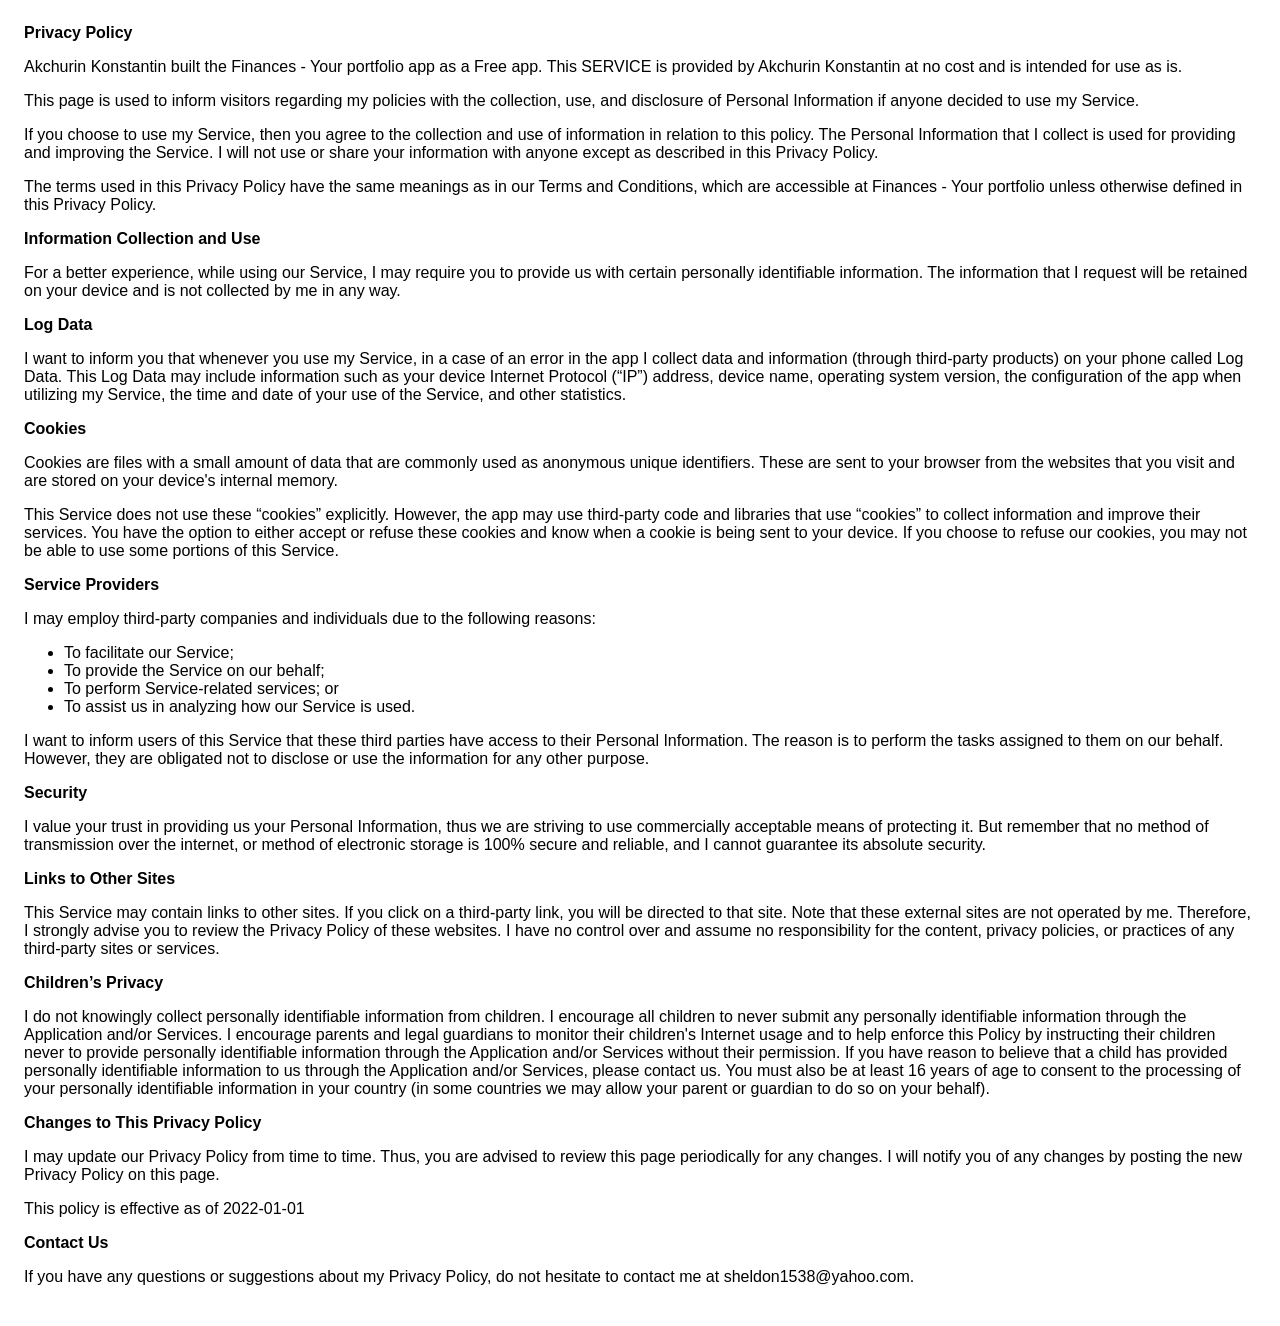
<file: finances_privacy_policy.html>
<!DOCTYPE html>
    <html>
    <head>
      <meta charset='utf-8'>
      <meta name='viewport' content='width=device-width'>
      <title>Privacy Policy</title>
      <style> body { font-family: 'Helvetica Neue', Helvetica, Arial, sans-serif; padding:1em; } </style>
    </head>
    <body>
    <strong>Privacy Policy</strong> <p>
                  Akchurin Konstantin built the Finances - Your portfolio app as
                  a Free app. This SERVICE is provided by
                  Akchurin Konstantin at no cost and is intended for use as
                  is.
                </p> <p>
                  This page is used to inform visitors regarding my
                  policies with the collection, use, and disclosure of Personal
                  Information if anyone decided to use my Service.
                </p> <p>
                  If you choose to use my Service, then you agree to
                  the collection and use of information in relation to this
                  policy. The Personal Information that I collect is
                  used for providing and improving the Service. I will not use or share your information with
                  anyone except as described in this Privacy Policy.
                </p> <p>
                  The terms used in this Privacy Policy have the same meanings
                  as in our Terms and Conditions, which are accessible at
                  Finances - Your portfolio unless otherwise defined in this Privacy Policy.
                </p> <p><strong>Information Collection and Use</strong></p> <p>
                  For a better experience, while using our Service, I
                  may require you to provide us with certain personally
                  identifiable information. The information that
                  I request will be retained on your device and is not collected by me in any way.
                </p> <!----> <p><strong>Log Data</strong></p> <p>
                  I want to inform you that whenever you
                  use my Service, in a case of an error in the app
                  I collect data and information (through third-party
                  products) on your phone called Log Data. This Log Data may
                  include information such as your device Internet Protocol
                  (“IP”) address, device name, operating system version, the
                  configuration of the app when utilizing my Service,
                  the time and date of your use of the Service, and other
                  statistics.
                </p> <p><strong>Cookies</strong></p> <p>
                  Cookies are files with a small amount of data that are
                  commonly used as anonymous unique identifiers. These are sent
                  to your browser from the websites that you visit and are
                  stored on your device's internal memory.
                </p> <p>
                  This Service does not use these “cookies” explicitly. However,
                  the app may use third-party code and libraries that use
                  “cookies” to collect information and improve their services.
                  You have the option to either accept or refuse these cookies
                  and know when a cookie is being sent to your device. If you
                  choose to refuse our cookies, you may not be able to use some
                  portions of this Service.
                </p> <p><strong>Service Providers</strong></p> <p>
                  I may employ third-party companies and
                  individuals due to the following reasons:
                </p> <ul><li>To facilitate our Service;</li> <li>To provide the Service on our behalf;</li> <li>To perform Service-related services; or</li> <li>To assist us in analyzing how our Service is used.</li></ul> <p>
                  I want to inform users of this Service
                  that these third parties have access to their Personal
                  Information. The reason is to perform the tasks assigned to
                  them on our behalf. However, they are obligated not to
                  disclose or use the information for any other purpose.
                </p> <p><strong>Security</strong></p> <p>
                  I value your trust in providing us your
                  Personal Information, thus we are striving to use commercially
                  acceptable means of protecting it. But remember that no method
                  of transmission over the internet, or method of electronic
                  storage is 100% secure and reliable, and I cannot
                  guarantee its absolute security.
                </p> <p><strong>Links to Other Sites</strong></p> <p>
                  This Service may contain links to other sites. If you click on
                  a third-party link, you will be directed to that site. Note
                  that these external sites are not operated by me.
                  Therefore, I strongly advise you to review the
                  Privacy Policy of these websites. I have
                  no control over and assume no responsibility for the content,
                  privacy policies, or practices of any third-party sites or
                  services.
                </p> <p><strong>Children’s Privacy</strong></p> <!----> <div><p>
                    I do not knowingly collect personally
                    identifiable information from children. I 
                    encourage all children to never submit any personally
                    identifiable information through 
                    the Application and/or Services.
                    I encourage parents and legal guardians to monitor 
                    their children's Internet usage and to help enforce this Policy by instructing 
                    their children never to provide personally identifiable information through the Application and/or Services without their permission. If you have reason to believe that a child 
                    has provided personally identifiable information to us through the Application and/or Services, 
                    please contact us. You must also be at least 16 years of age to consent to the processing 
                    of your personally identifiable information in your country (in some countries we may allow your parent 
                    or guardian to do so on your behalf).
                  </p></div> <p><strong>Changes to This Privacy Policy</strong></p> <p>
                  I may update our Privacy Policy from
                  time to time. Thus, you are advised to review this page
                  periodically for any changes. I will
                  notify you of any changes by posting the new Privacy Policy on
                  this page.
                </p> <p>This policy is effective as of 2022-01-01</p> <p><strong>Contact Us</strong></p> <p>
                  If you have any questions or suggestions about my
                  Privacy Policy, do not hesitate to contact me at sheldon1538@yahoo.com.
    </body>
    </html>
</file>
<file: styles.css>
:root {
  color-scheme: light;
  --bg: #f7f8f4;
  --panel: #ffffff;
  --ink: #101412;
  --muted: #5f6863;
  --line: #dde3dc;
  --green: #74e36a;
  --blue: #0a84ff;
  --coral: #ffb8b2;
  --shadow: 0 24px 60px rgba(16, 20, 18, 0.12);
}

* {
  box-sizing: border-box;
}

body {
  margin: 0;
  font-family: Inter, ui-sans-serif, system-ui, -apple-system, BlinkMacSystemFont, "Segoe UI", sans-serif;
  background: radial-gradient(circle at top left, rgba(116, 227, 106, 0.22), transparent 34%),
    radial-gradient(circle at 80% 20%, rgba(255, 184, 178, 0.26), transparent 28%),
    var(--bg);
  color: var(--ink);
  line-height: 1.55;
}

a {
  color: inherit;
}

.site-header,
.site-footer,
.page,
.legal-page {
  width: min(1120px, calc(100% - 32px));
  margin: 0 auto;
}

.site-header {
  display: flex;
  align-items: center;
  justify-content: space-between;
  padding: 24px 0;
  gap: 20px;
}

.brand {
  display: inline-flex;
  align-items: center;
  gap: 10px;
  font-weight: 800;
  text-decoration: none;
}

.brand-mark {
  width: 34px;
  height: 34px;
  border-radius: 10px;
  background: linear-gradient(135deg, var(--blue), var(--green));
  box-shadow: 0 10px 24px rgba(10, 132, 255, 0.25);
}

.nav {
  display: flex;
  align-items: center;
  gap: 18px;
  color: var(--muted);
  font-size: 15px;
}

.nav a {
  text-decoration: none;
}

.nav a:hover {
  color: var(--ink);
}

.hero {
  display: grid;
  grid-template-columns: minmax(0, 1fr) minmax(280px, 430px);
  gap: 54px;
  align-items: center;
  padding: 58px 0 76px;
}

.eyebrow {
  margin: 0 0 14px;
  color: var(--muted);
  font-size: 14px;
  font-weight: 800;
  letter-spacing: 0;
  text-transform: uppercase;
}

h1,
h2,
h3,
p {
  margin-top: 0;
}

h1 {
  margin-bottom: 18px;
  max-width: 760px;
  font-size: clamp(44px, 7vw, 78px);
  line-height: 0.95;
  letter-spacing: 0;
}

h2 {
  margin-bottom: 16px;
  font-size: 32px;
  line-height: 1.1;
  letter-spacing: 0;
}

h3 {
  margin-bottom: 8px;
  font-size: 18px;
}

.lead {
  max-width: 660px;
  color: #333b36;
  font-size: 20px;
}

.actions {
  display: flex;
  flex-wrap: wrap;
  gap: 12px;
  margin-top: 30px;
}

.button {
  display: inline-flex;
  align-items: center;
  justify-content: center;
  min-height: 46px;
  padding: 0 18px;
  border: 1px solid var(--ink);
  border-radius: 8px;
  background: var(--ink);
  color: #fff;
  font-weight: 800;
  text-decoration: none;
}

.button.secondary {
  background: rgba(255, 255, 255, 0.56);
  color: var(--ink);
}

.phone-wrap {
  display: flex;
  justify-content: center;
}

.phone-shot {
  width: min(100%, 390px);
  height: auto;
  filter: drop-shadow(0 32px 48px rgba(16, 20, 18, 0.2));
}

.section {
  padding: 44px 0;
}

.feature-grid {
  display: grid;
  grid-template-columns: repeat(3, minmax(0, 1fr));
  gap: 16px;
}

.feature,
.contact-panel,
.legal-card {
  border: 1px solid var(--line);
  border-radius: 8px;
  background: rgba(255, 255, 255, 0.74);
  box-shadow: 0 12px 30px rgba(16, 20, 18, 0.06);
}

.feature {
  padding: 22px;
}

.feature p,
.legal-card p,
.legal-card li {
  color: var(--muted);
}

.contact-panel {
  display: grid;
  grid-template-columns: minmax(0, 1fr) auto;
  gap: 24px;
  align-items: center;
  padding: 28px;
}

.legal-page {
  display: grid;
  grid-template-columns: minmax(0, 760px);
  justify-content: center;
  padding: 46px 0 72px;
}

.legal-card {
  padding: 34px;
}

.legal-card h1 {
  font-size: clamp(34px, 6vw, 56px);
}

.legal-card h2 {
  margin-top: 30px;
  font-size: 22px;
}

.legal-card ul {
  padding-left: 22px;
}

.updated {
  color: var(--muted);
  font-weight: 700;
}

.site-footer {
  display: flex;
  justify-content: space-between;
  gap: 16px;
  padding: 26px 0 38px;
  color: var(--muted);
  font-size: 14px;
}

.site-footer nav {
  display: flex;
  flex-wrap: wrap;
  gap: 14px;
}

@media (max-width: 780px) {
  .site-header,
  .site-footer,
  .contact-panel {
    align-items: flex-start;
    flex-direction: column;
  }

  .nav {
    flex-wrap: wrap;
    gap: 12px;
  }

  .hero,
  .feature-grid,
  .contact-panel {
    grid-template-columns: 1fr;
  }

  .hero {
    padding-top: 34px;
    gap: 30px;
  }

  .legal-card {
    padding: 24px;
  }
}
</file>
